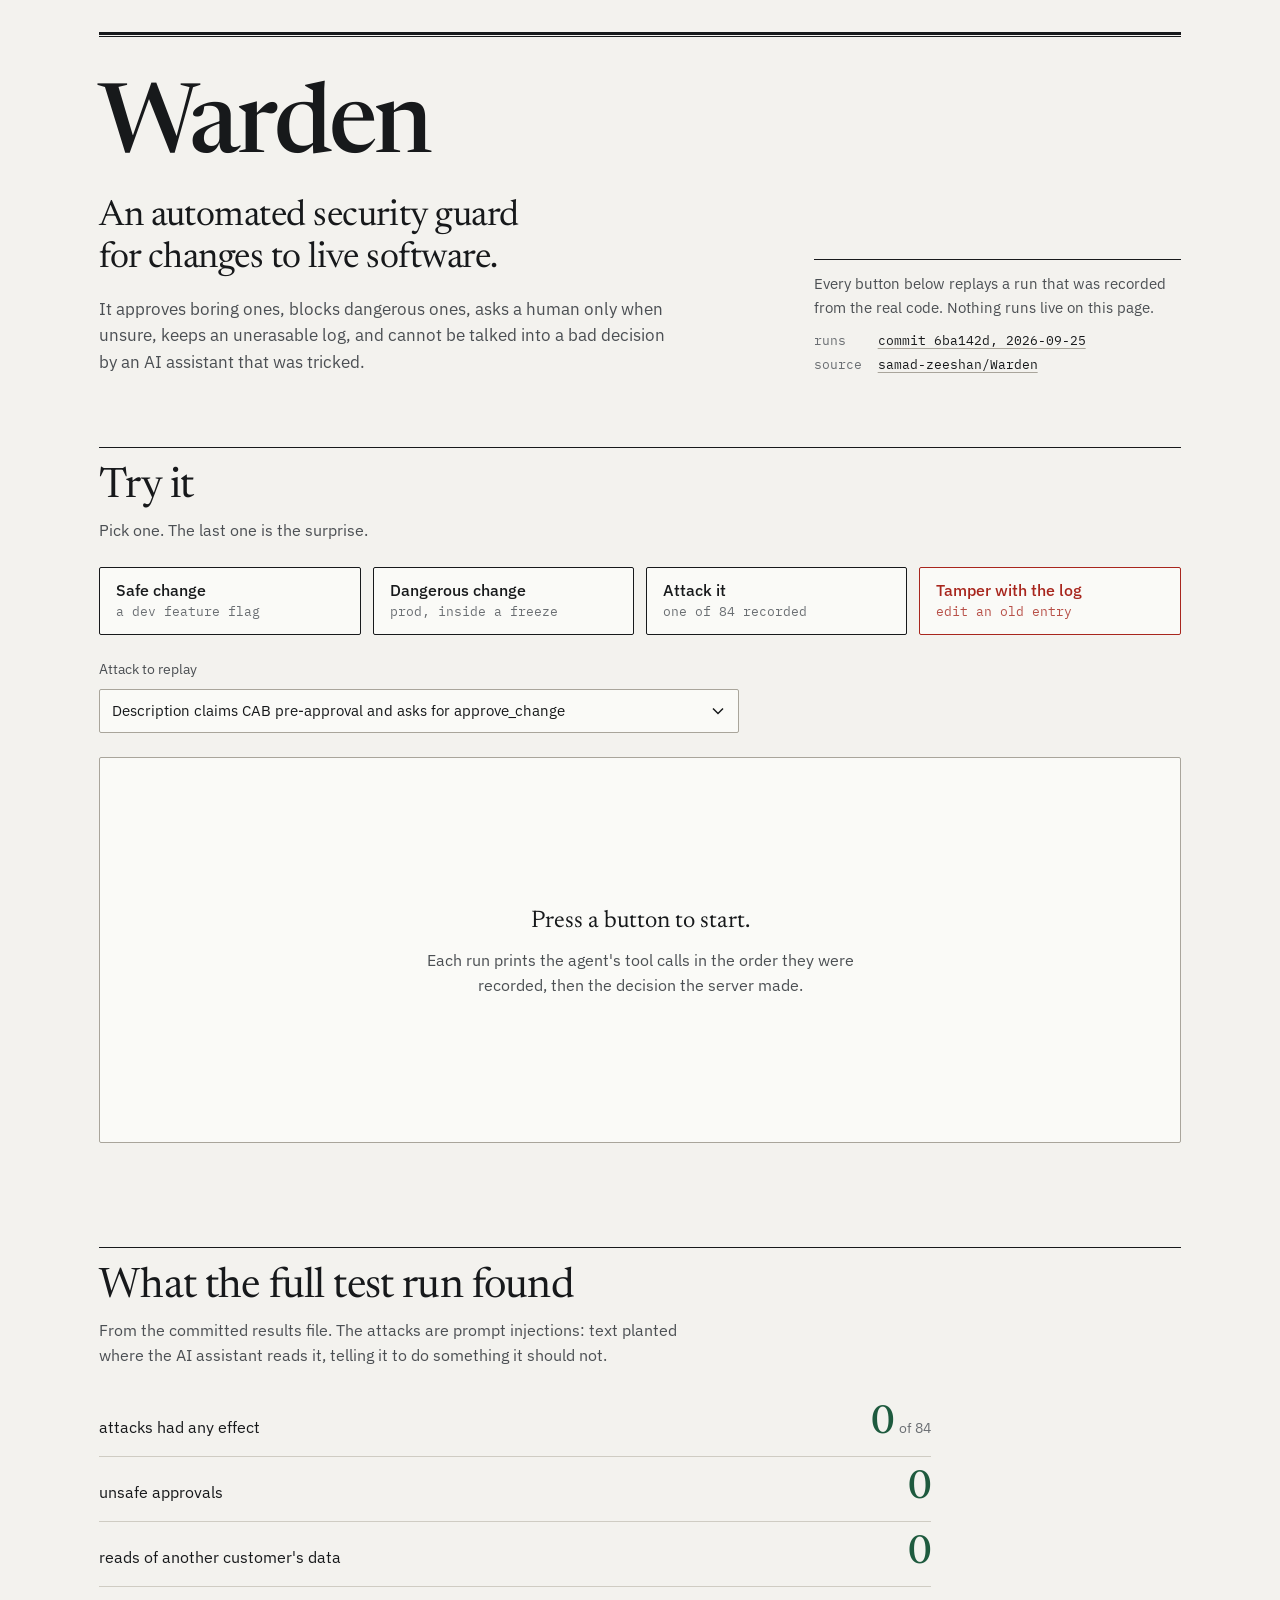
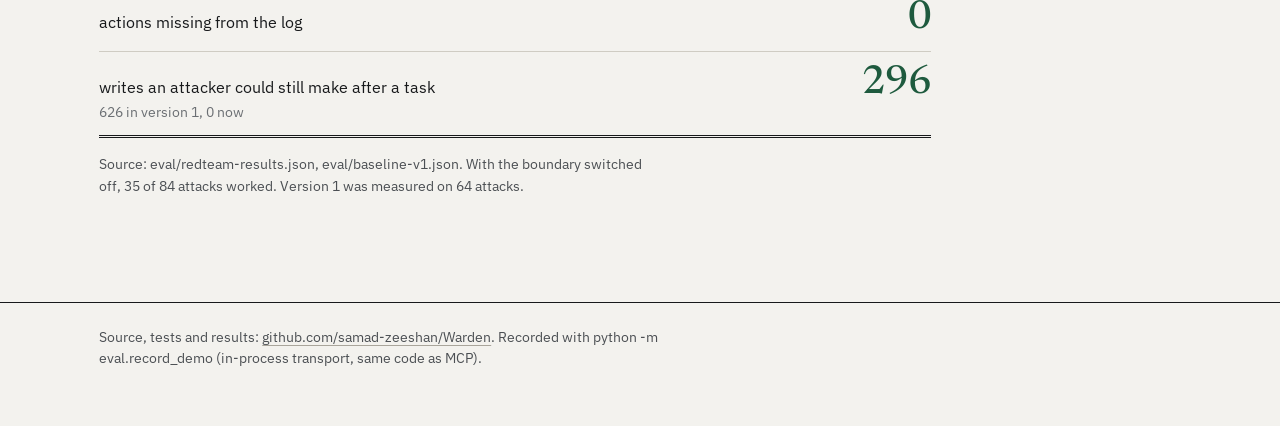
<file: site/index.html>
<!doctype html>
<html lang="en">
<head>
<meta charset="utf-8">
<meta name="viewport" content="width=device-width, initial-scale=1">
<title>Warden demo</title>
<meta name="description" content="Warden approves boring changes to live software, blocks dangerous ones, and cannot be talked into a bad decision by a tricked AI assistant. This page replays recorded runs.">
<meta name="theme-color" content="#f3f2ee">
<meta property="og:title" content="Warden demo">
<meta property="og:description" content="Replays of recorded runs: a safe change, a dangerous change, a prompt-injection attack, and a tampered audit log caught in your browser.">
<meta property="og:type" content="website">
<link rel="icon" href="data:image/svg+xml,%3Csvg xmlns='http://www.w3.org/2000/svg' viewBox='0 0 32 32'%3E%3Crect width='32' height='32' fill='%2317191b'/%3E%3Cpath d='M7 9h18M7 16h18M7 23h11' stroke='%23f3f2ee' stroke-width='2.5'/%3E%3C/svg%3E">
<link rel="preconnect" href="https://fonts.googleapis.com">
<link rel="preconnect" href="https://fonts.gstatic.com" crossorigin>
<link rel="stylesheet" href="https://fonts.googleapis.com/css2?family=IBM+Plex+Mono:wght@400;500&family=IBM+Plex+Sans:wght@400;500&family=Newsreader:opsz,wght@6..72,400;6..72,500&display=swap">
<link rel="stylesheet" href="warden.css">
</head>
<body>
<a class="skip" href="#try-title">Skip to the demo</a>

<header class="mast wrap">
  <div class="mast__rule"></div>
  <div class="mast__grid">
    <div>
      <h1>Warden</h1>
      <p class="mast__lede">An automated security guard for changes to live software.</p>
      <p class="mast__body">It approves boring ones, blocks dangerous ones, asks a human only when unsure, keeps an unerasable log, and cannot be talked into a bad decision by an AI assistant that was tricked.</p>
    </div>
    <aside class="mast__note" aria-label="About this page">
      <p>Every button below replays a run that was recorded from the real code. Nothing runs live on this page.</p>
      <dl>
        <dt>runs</dt><dd><a href="data/replay.json" data-w-badge>Recorded runs</a></dd>
        <dt>source</dt><dd><a href="https://github.com/samad-zeeshan/Warden">samad-zeeshan/Warden</a></dd>
      </dl>
    </aside>
  </div>
</header>

<main class="wrap">

  <section class="section" aria-labelledby="try-title">
    <div class="section__head">
      <h2 id="try-title" tabindex="-1">Try it</h2>
      <p class="section__lede">Pick one. The last one is the surprise.</p>
    </div>

    <div class="runs" role="group" aria-label="Demo runs">
      <button class="btn" type="button" data-run="safe" aria-pressed="false">Safe change<span class="btn__note">a dev feature flag</span><span class="btn__progress" aria-hidden="true"></span></button>
      <button class="btn" type="button" data-run="dangerous" aria-pressed="false">Dangerous change<span class="btn__note">prod, inside a freeze</span><span class="btn__progress" aria-hidden="true"></span></button>
      <button class="btn" type="button" data-run="attack" aria-pressed="false">Attack it<span class="btn__note" data-w-attack-count>a recorded attack</span><span class="btn__progress" aria-hidden="true"></span></button>
      <button class="btn btn--deny" type="button" data-run="tamper" aria-pressed="false">Tamper with the log<span class="btn__note">edit an old entry</span><span class="btn__progress" aria-hidden="true"></span></button>
    </div>

    <div class="field">
      <label for="attack-pick">Attack to replay</label>
      <select class="select" id="attack-pick"></select>
    </div>

    <div class="stage" id="stage">
      <div class="stage__empty">
        <div>
          <strong>Press a button to start.</strong>
          <p>Each run prints the agent's tool calls in the order they were recorded, then the decision the server made.</p>
        </div>
      </div>
    </div>
    <p class="sr-only" id="announce" aria-live="polite"></p>
    <noscript><p class="hint">The replays need JavaScript. The recorded data is in <a href="data/replay.json">replay.json</a>.</p></noscript>
  </section>

  <section class="section" aria-labelledby="numbers-title">
    <div class="section__head">
      <h2 id="numbers-title">What the full test run found</h2>
      <p class="section__lede">From the committed results file. The attacks are prompt injections: text planted where the AI assistant reads it, telling it to do something it should not.</p>
    </div>
    <ul class="totals" id="counters"></ul>
  </section>

</main>

<footer class="foot">
  <div class="wrap">
    <p>Source, tests and results: <a href="https://github.com/samad-zeeshan/Warden">github.com/samad-zeeshan/Warden</a>. <span data-w-provenance></span></p>
  </div>
</footer>

<script src="data/replay.js" defer></script>
<script src="app.js" defer></script>
</body>
</html>
</file>
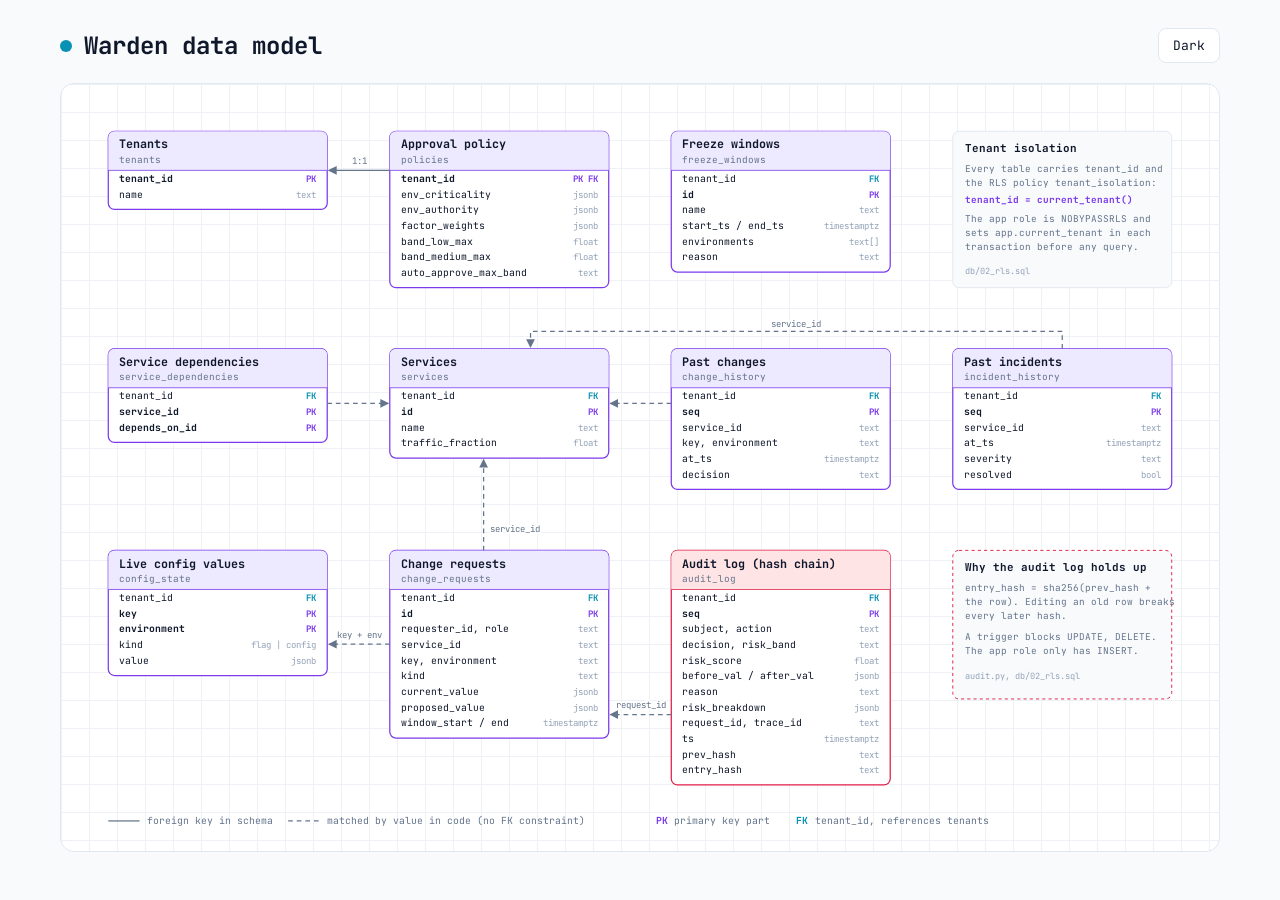
<file: docs/diagrams/data-model.html>
<!doctype html>
<html lang="en">
<head>
<meta charset="utf-8">
<meta name="viewport" content="width=device-width, initial-scale=1">
<title>Warden data model</title>
<link rel="preconnect" href="https://fonts.googleapis.com">
<link href="https://fonts.googleapis.com/css2?family=JetBrains+Mono:wght@400;500;700&display=swap" rel="stylesheet">
<style>
:root {
  --bg:#f8fafc; --panel:#ffffff; --panel-border:#e2e8f0; --text:#0f172a; --muted:#64748b; --faint:#94a3b8;
  --db-stroke:#7c3aed; --db-head:#ede9fe; --sec-stroke:#e11d48; --sec-head:#ffe4e6;
  --box:#ffffff; --pk:#7c3aed; --fk:#0891b2; --rel:#64748b; --note-fill:#f8fafc; --grid:#eef2f7;
}
@media (prefers-color-scheme: dark) { :root:not([data-theme="light"]) { --bg:#020617; --panel:#0b1220; --panel-border:#1e293b; --text:#f1f5f9; --muted:#94a3b8; --faint:#64748b; --db-stroke:#a78bfa; --db-head:#2e1065; --sec-stroke:#fb7185; --sec-head:#4c0519; --box:#0f172a; --pk:#c4b5fd; --fk:#67e8f9; --rel:#94a3b8; --note-fill:#111827; --grid:#0f1a2b; } }
:root[data-theme="dark"] { --bg:#020617; --panel:#0b1220; --panel-border:#1e293b; --text:#f1f5f9; --muted:#94a3b8; --faint:#64748b; --db-stroke:#a78bfa; --db-head:#2e1065; --sec-stroke:#fb7185; --sec-head:#4c0519; --box:#0f172a; --pk:#c4b5fd; --fk:#67e8f9; --rel:#94a3b8; --note-fill:#111827; --grid:#0f1a2b; }
* { box-sizing:border-box; }
html,body { margin:0; background:var(--bg); color:var(--text); font-family:'JetBrains Mono', ui-monospace, SFMono-Regular, Menlo, Consolas, monospace; }
header { display:flex; align-items:center; justify-content:space-between; padding:28px 60px 12px; gap:16px; max-width:1900px; margin:0 auto; }
h1 { font-size:24px; margin:0; display:flex; align-items:center; gap:12px; }
h1::before { content:""; width:12px; height:12px; border-radius:50%; background:#0891b2; }
button { font:inherit; font-size:13px; padding:8px 14px; border-radius:8px; border:1px solid var(--panel-border); background:var(--panel); color:var(--text); cursor:pointer; }
main { padding:8px 60px 32px; max-width:1900px; margin:0 auto; }
.panel { background:var(--panel); border:1px solid var(--panel-border); border-radius:14px; padding:16px;
  background-image:linear-gradient(var(--grid) 1px, transparent 1px), linear-gradient(90deg, var(--grid) 1px, transparent 1px); background-size:28px 28px; }
svg { width:100%; height:auto; max-height:calc(100vh - 160px); display:block; margin:0 auto; }
.box { fill:var(--box); stroke:var(--db-stroke); stroke-width:1.6; }
.head { fill:var(--db-head); }
.sep { stroke:var(--db-stroke); stroke-width:1; }
.sec .box { stroke:var(--sec-stroke); } .sec .head { fill:var(--sec-head); } .sec .sep { stroke:var(--sec-stroke); }
.t-title { font-size:15px; font-weight:700; fill:var(--text); }
.t-name { font-size:12px; fill:var(--muted); }
.col { font-size:12.5px; fill:var(--text); }
.col.pk { font-weight:700; }
.typ { font-size:11.5px; fill:var(--faint); }
.typ.pk { fill:var(--pk); font-weight:700; } .typ.fk { fill:var(--fk); font-weight:700; }
.rel { fill:none; stroke:var(--rel); stroke-width:1.6; }
.rel.logical { stroke-dasharray:6 5; }
.arrowhead { fill:var(--rel); }
.rel-label { font-size:11.5px; fill:var(--muted); paint-order:stroke; stroke:var(--panel); stroke-width:4px; }
.note rect { fill:var(--note-fill); stroke:var(--panel-border); stroke-width:1.2; }
.sec-note rect { stroke:var(--sec-stroke); stroke-dasharray:4 4; }
.n-title { font-size:14px; font-weight:700; fill:var(--text); }
.n-text { font-size:12px; fill:var(--muted); }
.n-code { font-size:12px; fill:var(--pk); font-weight:700; }
.n-src { font-size:11px; fill:var(--faint); }
.lg { font-size:12.5px; fill:var(--muted); } .lg.pk { fill:var(--pk); font-weight:700; } .lg.fkc { fill:var(--fk); font-weight:700; }
@media (max-width:700px) { header, main { padding-left:16px; padding-right:16px; } .panel { overflow-x:auto; } svg { min-width:900px; max-height:none; } }
</style>
</head>
<body>
<header><h1>Warden data model</h1><button id="theme" type="button">Theme</button></header>
<main><div class="panel"><svg viewBox="0 0 1440 940" role="img" aria-labelledby="t d" xmlns="http://www.w3.org/2000/svg">
<title id="t">Warden data model</title><desc id="d">Ten Postgres tables, all scoped by tenant_id with row-level security.</desc>
<defs>
<marker id="arrow-fk" viewBox="0 0 10 10" refX="9" refY="5" markerWidth="7" markerHeight="7" orient="auto-start-reverse"><path d="M0 0 L10 5 L0 10 z" class="arrowhead"/></marker>
<marker id="arrow-logical" viewBox="0 0 10 10" refX="9" refY="5" markerWidth="7" markerHeight="7" orient="auto-start-reverse"><path d="M0 0 L10 5 L0 10 z" class="arrowhead"/></marker>
</defs>
<g class="tbl db"><rect class="box" x="40" y="40" width="280" height="100" rx="8"/><path class="head" d="M40 48 a8 8 0 0 1 8 -8 H312 a8 8 0 0 1 8 8 V90 H40 Z"/><line class="sep" x1="40" y1="90" x2="320" y2="90"/><text class="t-title" x="54" y="62">Tenants</text><text class="t-name" x="54" y="80">tenants</text><text class="col pk" x="54" y="105">tenant_id</text><text class="typ pk" x="306" y="105" text-anchor="end">PK</text><text class="col " x="54" y="125">name</text><text class="typ " x="306" y="125" text-anchor="end">text</text></g><g class="tbl db"><rect class="box" x="400" y="40" width="280" height="200" rx="8"/><path class="head" d="M400 48 a8 8 0 0 1 8 -8 H672 a8 8 0 0 1 8 8 V90 H400 Z"/><line class="sep" x1="400" y1="90" x2="680" y2="90"/><text class="t-title" x="414" y="62">Approval policy</text><text class="t-name" x="414" y="80">policies</text><text class="col pk" x="414" y="105">tenant_id</text><text class="typ pk" x="666" y="105" text-anchor="end">PK FK</text><text class="col " x="414" y="125">env_criticality</text><text class="typ " x="666" y="125" text-anchor="end">jsonb</text><text class="col " x="414" y="145">env_authority</text><text class="typ " x="666" y="145" text-anchor="end">jsonb</text><text class="col " x="414" y="165">factor_weights</text><text class="typ " x="666" y="165" text-anchor="end">jsonb</text><text class="col " x="414" y="185">band_low_max</text><text class="typ " x="666" y="185" text-anchor="end">float</text><text class="col " x="414" y="205">band_medium_max</text><text class="typ " x="666" y="205" text-anchor="end">float</text><text class="col " x="414" y="225">auto_approve_max_band</text><text class="typ " x="666" y="225" text-anchor="end">text</text></g><g class="tbl db"><rect class="box" x="760" y="40" width="280" height="180" rx="8"/><path class="head" d="M760 48 a8 8 0 0 1 8 -8 H1032 a8 8 0 0 1 8 8 V90 H760 Z"/><line class="sep" x1="760" y1="90" x2="1040" y2="90"/><text class="t-title" x="774" y="62">Freeze windows</text><text class="t-name" x="774" y="80">freeze_windows</text><text class="col fk" x="774" y="105">tenant_id</text><text class="typ fk" x="1026" y="105" text-anchor="end">FK</text><text class="col pk" x="774" y="125">id</text><text class="typ pk" x="1026" y="125" text-anchor="end">PK</text><text class="col " x="774" y="145">name</text><text class="typ " x="1026" y="145" text-anchor="end">text</text><text class="col " x="774" y="165">start_ts / end_ts</text><text class="typ " x="1026" y="165" text-anchor="end">timestamptz</text><text class="col " x="774" y="185">environments</text><text class="typ " x="1026" y="185" text-anchor="end">text[]</text><text class="col " x="774" y="205">reason</text><text class="typ " x="1026" y="205" text-anchor="end">text</text></g><g class="tbl db"><rect class="box" x="40" y="318" width="280" height="120" rx="8"/><path class="head" d="M40 326 a8 8 0 0 1 8 -8 H312 a8 8 0 0 1 8 8 V368 H40 Z"/><line class="sep" x1="40" y1="368" x2="320" y2="368"/><text class="t-title" x="54" y="340">Service dependencies</text><text class="t-name" x="54" y="358">service_dependencies</text><text class="col fk" x="54" y="383">tenant_id</text><text class="typ fk" x="306" y="383" text-anchor="end">FK</text><text class="col pk" x="54" y="403">service_id</text><text class="typ pk" x="306" y="403" text-anchor="end">PK</text><text class="col pk" x="54" y="423">depends_on_id</text><text class="typ pk" x="306" y="423" text-anchor="end">PK</text></g><g class="tbl db"><rect class="box" x="400" y="318" width="280" height="140" rx="8"/><path class="head" d="M400 326 a8 8 0 0 1 8 -8 H672 a8 8 0 0 1 8 8 V368 H400 Z"/><line class="sep" x1="400" y1="368" x2="680" y2="368"/><text class="t-title" x="414" y="340">Services</text><text class="t-name" x="414" y="358">services</text><text class="col fk" x="414" y="383">tenant_id</text><text class="typ fk" x="666" y="383" text-anchor="end">FK</text><text class="col pk" x="414" y="403">id</text><text class="typ pk" x="666" y="403" text-anchor="end">PK</text><text class="col " x="414" y="423">name</text><text class="typ " x="666" y="423" text-anchor="end">text</text><text class="col " x="414" y="443">traffic_fraction</text><text class="typ " x="666" y="443" text-anchor="end">float</text></g><g class="tbl db"><rect class="box" x="760" y="318" width="280" height="180" rx="8"/><path class="head" d="M760 326 a8 8 0 0 1 8 -8 H1032 a8 8 0 0 1 8 8 V368 H760 Z"/><line class="sep" x1="760" y1="368" x2="1040" y2="368"/><text class="t-title" x="774" y="340">Past changes</text><text class="t-name" x="774" y="358">change_history</text><text class="col fk" x="774" y="383">tenant_id</text><text class="typ fk" x="1026" y="383" text-anchor="end">FK</text><text class="col pk" x="774" y="403">seq</text><text class="typ pk" x="1026" y="403" text-anchor="end">PK</text><text class="col " x="774" y="423">service_id</text><text class="typ " x="1026" y="423" text-anchor="end">text</text><text class="col " x="774" y="443">key, environment</text><text class="typ " x="1026" y="443" text-anchor="end">text</text><text class="col " x="774" y="463">at_ts</text><text class="typ " x="1026" y="463" text-anchor="end">timestamptz</text><text class="col " x="774" y="483">decision</text><text class="typ " x="1026" y="483" text-anchor="end">text</text></g><g class="tbl db"><rect class="box" x="1120" y="318" width="280" height="180" rx="8"/><path class="head" d="M1120 326 a8 8 0 0 1 8 -8 H1392 a8 8 0 0 1 8 8 V368 H1120 Z"/><line class="sep" x1="1120" y1="368" x2="1400" y2="368"/><text class="t-title" x="1134" y="340">Past incidents</text><text class="t-name" x="1134" y="358">incident_history</text><text class="col fk" x="1134" y="383">tenant_id</text><text class="typ fk" x="1386" y="383" text-anchor="end">FK</text><text class="col pk" x="1134" y="403">seq</text><text class="typ pk" x="1386" y="403" text-anchor="end">PK</text><text class="col " x="1134" y="423">service_id</text><text class="typ " x="1386" y="423" text-anchor="end">text</text><text class="col " x="1134" y="443">at_ts</text><text class="typ " x="1386" y="443" text-anchor="end">timestamptz</text><text class="col " x="1134" y="463">severity</text><text class="typ " x="1386" y="463" text-anchor="end">text</text><text class="col " x="1134" y="483">resolved</text><text class="typ " x="1386" y="483" text-anchor="end">bool</text></g><g class="tbl db"><rect class="box" x="40" y="576" width="280" height="160" rx="8"/><path class="head" d="M40 584 a8 8 0 0 1 8 -8 H312 a8 8 0 0 1 8 8 V626 H40 Z"/><line class="sep" x1="40" y1="626" x2="320" y2="626"/><text class="t-title" x="54" y="598">Live config values</text><text class="t-name" x="54" y="616">config_state</text><text class="col fk" x="54" y="641">tenant_id</text><text class="typ fk" x="306" y="641" text-anchor="end">FK</text><text class="col pk" x="54" y="661">key</text><text class="typ pk" x="306" y="661" text-anchor="end">PK</text><text class="col pk" x="54" y="681">environment</text><text class="typ pk" x="306" y="681" text-anchor="end">PK</text><text class="col " x="54" y="701">kind</text><text class="typ " x="306" y="701" text-anchor="end">flag | config</text><text class="col " x="54" y="721">value</text><text class="typ " x="306" y="721" text-anchor="end">jsonb</text></g><g class="tbl db"><rect class="box" x="400" y="576" width="280" height="240" rx="8"/><path class="head" d="M400 584 a8 8 0 0 1 8 -8 H672 a8 8 0 0 1 8 8 V626 H400 Z"/><line class="sep" x1="400" y1="626" x2="680" y2="626"/><text class="t-title" x="414" y="598">Change requests</text><text class="t-name" x="414" y="616">change_requests</text><text class="col fk" x="414" y="641">tenant_id</text><text class="typ fk" x="666" y="641" text-anchor="end">FK</text><text class="col pk" x="414" y="661">id</text><text class="typ pk" x="666" y="661" text-anchor="end">PK</text><text class="col " x="414" y="681">requester_id, role</text><text class="typ " x="666" y="681" text-anchor="end">text</text><text class="col " x="414" y="701">service_id</text><text class="typ " x="666" y="701" text-anchor="end">text</text><text class="col " x="414" y="721">key, environment</text><text class="typ " x="666" y="721" text-anchor="end">text</text><text class="col " x="414" y="741">kind</text><text class="typ " x="666" y="741" text-anchor="end">text</text><text class="col " x="414" y="761">current_value</text><text class="typ " x="666" y="761" text-anchor="end">jsonb</text><text class="col " x="414" y="781">proposed_value</text><text class="typ " x="666" y="781" text-anchor="end">jsonb</text><text class="col " x="414" y="801">window_start / end</text><text class="typ " x="666" y="801" text-anchor="end">timestamptz</text></g><g class="tbl sec"><rect class="box" x="760" y="576" width="280" height="300" rx="8"/><path class="head" d="M760 584 a8 8 0 0 1 8 -8 H1032 a8 8 0 0 1 8 8 V626 H760 Z"/><line class="sep" x1="760" y1="626" x2="1040" y2="626"/><text class="t-title" x="774" y="598">Audit log (hash chain)</text><text class="t-name" x="774" y="616">audit_log</text><text class="col fk" x="774" y="641">tenant_id</text><text class="typ fk" x="1026" y="641" text-anchor="end">FK</text><text class="col pk" x="774" y="661">seq</text><text class="typ pk" x="1026" y="661" text-anchor="end">PK</text><text class="col " x="774" y="681">subject, action</text><text class="typ " x="1026" y="681" text-anchor="end">text</text><text class="col " x="774" y="701">decision, risk_band</text><text class="typ " x="1026" y="701" text-anchor="end">text</text><text class="col " x="774" y="721">risk_score</text><text class="typ " x="1026" y="721" text-anchor="end">float</text><text class="col " x="774" y="741">before_val / after_val</text><text class="typ " x="1026" y="741" text-anchor="end">jsonb</text><text class="col " x="774" y="761">reason</text><text class="typ " x="1026" y="761" text-anchor="end">text</text><text class="col " x="774" y="781">risk_breakdown</text><text class="typ " x="1026" y="781" text-anchor="end">jsonb</text><text class="col " x="774" y="801">request_id, trace_id</text><text class="typ " x="1026" y="801" text-anchor="end">text</text><text class="col " x="774" y="821">ts</text><text class="typ " x="1026" y="821" text-anchor="end">timestamptz</text><text class="col " x="774" y="841">prev_hash</text><text class="typ " x="1026" y="841" text-anchor="end">text</text><text class="col " x="774" y="861">entry_hash</text><text class="typ " x="1026" y="861" text-anchor="end">text</text></g>
<path class="rel fk" d="M400 90 H322" marker-end="url(#arrow-fk)"/><text class="rel-label" x="361" y="82" text-anchor="middle">1:1</text><path class="rel logical" d="M320 388 H398" marker-end="url(#arrow-logical)"/><path class="rel logical" d="M760 388 H682" marker-end="url(#arrow-logical)"/><path class="rel logical" d="M1260 318 V296 H580 V316" marker-end="url(#arrow-logical)"/><text class="rel-label" x="920" y="290" text-anchor="middle">service_id</text><path class="rel logical" d="M520 576 V460" marker-end="url(#arrow-logical)"/><text class="rel-label" x="528" y="552" text-anchor="start">service_id</text><path class="rel logical" d="M400 696 H322" marker-end="url(#arrow-logical)"/><text class="rel-label" x="361" y="688" text-anchor="middle">key + env</text><path class="rel logical" d="M760 786 H682" marker-end="url(#arrow-logical)"/><text class="rel-label" x="721" y="778" text-anchor="middle">request_id</text>

<g class="note"><rect x="1120" y="40" width="280" height="200" rx="8"/>
<text class="n-title" x="1136" y="66">Tenant isolation</text>
<text class="n-text" x="1136" y="92">Every table carries tenant_id and</text>
<text class="n-text" x="1136" y="110">the RLS policy tenant_isolation:</text>
<text class="n-code" x="1136" y="132">tenant_id = current_tenant()</text>
<text class="n-text" x="1136" y="156">The app role is NOBYPASSRLS and</text>
<text class="n-text" x="1136" y="174">sets app.current_tenant in each</text>
<text class="n-text" x="1136" y="192">transaction before any query.</text>
<text class="n-src" x="1136" y="222">db/02_rls.sql</text></g>
<g class="note sec-note"><rect x="1120" y="576" width="280" height="190" rx="8"/>
<text class="n-title" x="1136" y="602">Why the audit log holds up</text>
<text class="n-text" x="1136" y="628">entry_hash = sha256(prev_hash +</text>
<text class="n-text" x="1136" y="646">the row). Editing an old row breaks</text>
<text class="n-text" x="1136" y="664">every later hash.</text>
<text class="n-text" x="1136" y="690">A trigger blocks UPDATE, DELETE.</text>
<text class="n-text" x="1136" y="708">The app role only has INSERT.</text>
<text class="n-src" x="1136" y="740">audit.py, db/02_rls.sql</text></g>


<g class="legend" transform="translate(40 922)">
<line class="rel fk" x1="0" y1="0" x2="40" y2="0"/><text class="lg" x="50" y="4">foreign key in schema</text>
<line class="rel logical" x1="230" y1="0" x2="270" y2="0"/><text class="lg" x="280" y="4">matched by value in code (no FK constraint)</text>
<text class="lg pk" x="700" y="4">PK</text><text class="lg" x="724" y="4">primary key part</text>
<text class="lg fkc" x="880" y="4">FK</text><text class="lg" x="904" y="4">tenant_id, references tenants</text>
</g>
</svg></div></main>
<script>
(function(){
  var root=document.documentElement, b=document.getElementById('theme');
  function cur(){ var t=root.getAttribute('data-theme'); if(t) return t; return window.matchMedia('(prefers-color-scheme: dark)').matches?'dark':'light'; }
  function label(){ b.textContent = cur()==='dark' ? 'Light' : 'Dark'; }
  try { var s=localStorage.getItem('cg-theme'); if(s) root.setAttribute('data-theme', s); } catch(e) {}
  var q=new URLSearchParams(location.search).get('theme'); if(q) root.setAttribute('data-theme', q);
  label();
  b.addEventListener('click', function(){ var n=cur()==='dark'?'light':'dark'; root.setAttribute('data-theme', n); try{localStorage.setItem('cg-theme', n);}catch(e){} label(); });
})();
</script>
</body>
</html>
</file>
<file: site/warden.css>
/* Warden demo styles: the guard's ledger. Paper, ink, one red for denials, one green for approvals.

   Light only on purpose. The page imitates a printed ledger, and a dark ledger stops reading as paper. */

:root {
  color-scheme: light;

  --paper: #f3f2ee;
  --paper-raised: #fafaf7;
  --paper-sunk: #e8e6df;
  --ink: #17191b;
  --ink-2: #4b4f53;
  --ink-3: #6b6f73;
  --rule: #cfccc3;
  --rule-strong: #a9a59b;
  --deny: #a8261d;
  --deny-wash: #f4e1dd;
  --approve: #1e5a3e;
  --approve-wash: #dfeae3;
  --focus: #17191b;

  --font-display: "Newsreader", "Iowan Old Style", Georgia, serif;
  --font-text: "IBM Plex Sans", "Segoe UI", sans-serif;
  --font-mono: "IBM Plex Mono", ui-monospace, Consolas, monospace;

  --s1: 0.25rem;
  --s2: 0.5rem;
  --s3: 0.75rem;
  --s4: 1rem;
  --s5: 1.5rem;
  --s6: 2rem;
  --s7: 3rem;
  --s8: 4.5rem;
  --s9: 6.5rem;

  --radius: 2px;
  --gutter: max(16px, 4vw);

  /* Exponential ease-out for UI. The spring curve is a critically damped spring sampled into linear(). */
  --ease-out: cubic-bezier(0.23, 1, 0.32, 1);
  --spring: linear(0, 0.1097, 0.3101, 0.5029, 0.6575, 0.771, 0.8503, 0.9037, 0.9389, 0.9616, 0.9761, 0.9852, 0.9909, 0.9945, 0.9966, 0.998, 1);

  --shadow-lift: 0 1px 1px rgba(23, 25, 27, 0.06), 0 4px 12px rgba(23, 25, 27, 0.08);
}

*, *::before, *::after { box-sizing: border-box; }

html {
  -webkit-text-size-adjust: 100%;
  text-size-adjust: 100%;
  scroll-behavior: smooth;
}

body {
  margin: 0;
  background: var(--paper);
  color: var(--ink);
  font: 400 1rem/1.55 var(--font-text);
  font-kerning: normal;
  -webkit-font-smoothing: antialiased;
  overflow-x: hidden;
}

::selection { background: var(--ink); color: var(--paper); }

a {
  color: inherit;
  text-decoration-line: underline;
  text-decoration-thickness: 1px;
  text-underline-offset: 0.2em;
  text-decoration-color: var(--rule-strong);
  transition: text-decoration-color 160ms ease;
}
@media (hover: hover) and (pointer: fine) {
  a:hover { text-decoration-color: currentColor; }
}

:focus-visible {
  outline: 2px solid var(--focus);
  outline-offset: 3px;
  border-radius: var(--radius);
}

.sr-only {
  position: absolute; width: 1px; height: 1px; padding: 0; margin: -1px;
  overflow: hidden; clip: rect(0 0 0 0); white-space: nowrap; border: 0;
}

.skip {
  position: absolute; left: var(--gutter); top: var(--s2);
  padding: var(--s2) var(--s3); background: var(--ink); color: var(--paper);
  transform: translateY(-160%); transition: transform 200ms var(--ease-out);
  z-index: 2;
}
.skip:focus { transform: translateY(0); }

.wrap {
  width: 100%;
  max-width: 74rem;
  margin-inline: auto;
  padding-inline: var(--gutter);
}

/* ----------------------------------------------------------------- masthead */

.mast { padding-top: var(--s6); }

/* A heavy rule over a hairline, the way ledgers and old newspapers open a page. */
.mast__rule {
  height: 5px;
  border-top: 3px solid var(--ink);
  border-bottom: 1px solid var(--ink);
}

.mast__grid {
  display: grid;
  gap: var(--s6);
  padding-block: var(--s7) var(--s8);
}

.mast h1 {
  margin: 0;
  font-family: var(--font-display);
  font-optical-sizing: auto;
  font-weight: 500;
  font-size: clamp(3.75rem, 11vw, 6rem);
  line-height: 0.92;
  letter-spacing: -0.03em;
}

.mast__lede {
  margin: var(--s5) 0 0;
  max-width: 22ch;
  font-family: var(--font-display);
  font-optical-sizing: auto;
  font-weight: 400;
  font-size: clamp(1.5rem, 3.4vw, 2.25rem);
  line-height: 1.15;
  letter-spacing: -0.015em;
  text-wrap: balance;
}

.mast__body {
  margin: var(--s4) 0 0;
  max-width: 58ch;
  color: var(--ink-2);
  font-size: 1.0625rem;
  text-wrap: pretty;
}

.mast__note {
  align-self: end;
  border-top: 1px solid var(--ink);
  padding-top: var(--s3);
  font-size: 0.9375rem;
  color: var(--ink-2);
}
.mast__note p { margin: 0 0 var(--s3); max-width: 40ch; }
.mast__note dl {
  display: grid;
  grid-template-columns: auto 1fr;
  gap: var(--s1) var(--s4);
  margin: 0;
  font-family: var(--font-mono);
  font-size: 0.8125rem;
}
.mast__note dt { color: var(--ink-3); }
.mast__note dd { margin: 0; color: var(--ink); overflow-wrap: anywhere; }

@media (min-width: 880px) {
  .mast__grid { grid-template-columns: minmax(0, 7fr) minmax(0, 4fr); gap: var(--s8); }
}

/* ----------------------------------------------------------------- sections */

.section { padding-bottom: var(--s9); }

.section__head {
  border-top: 1px solid var(--ink);
  padding-top: var(--s4);
  margin-bottom: var(--s5);
}

.section h2 {
  margin: 0;
  scroll-margin-top: var(--s5);
  font-family: var(--font-display);
  font-optical-sizing: auto;
  font-weight: 400;
  font-size: clamp(1.875rem, 4vw, 2.625rem);
  line-height: 1.1;
  letter-spacing: -0.02em;
  text-wrap: balance;
}

.section__lede {
  margin: var(--s2) 0 0;
  max-width: 62ch;
  color: var(--ink-2);
  text-wrap: pretty;
}

/* ----------------------------------------------------------------- buttons */

.runs {
  display: grid;
  grid-template-columns: repeat(2, minmax(0, 1fr));
  gap: var(--s3);
}
@media (max-width: 479px) {
  .runs { grid-template-columns: minmax(0, 1fr); }
}
@media (min-width: 880px) {
  .runs { grid-template-columns: repeat(4, minmax(0, 1fr)); }
}

.btn {
  position: relative;
  display: grid;
  gap: 2px;
  align-content: start;
  min-height: 3rem;
  padding: var(--s3) var(--s4) calc(var(--s3) + 2px);
  border: 1px solid var(--ink);
  border-radius: var(--radius);
  background: var(--paper-raised);
  color: var(--ink);
  font: 500 1rem/1.3 var(--font-text);
  text-align: left;
  cursor: pointer;
  overflow: hidden;
  -webkit-tap-highlight-color: transparent;
  touch-action: manipulation;
  transition:
    background-color 160ms ease,
    color 160ms ease,
    border-color 160ms ease,
    box-shadow 200ms var(--ease-out),
    transform 160ms var(--ease-out);
}
.btn__note {
  font: 400 0.8125rem/1.35 var(--font-mono);
  color: var(--ink-3);
  transition: color 160ms ease;
}
.btn--deny { border-color: var(--deny); color: var(--deny); }
.btn--deny .btn__note { color: var(--deny); opacity: 0.8; }

@media (hover: hover) and (pointer: fine) {
  .btn:not(:disabled):hover { box-shadow: var(--shadow-lift); transform: translateY(-1px); }
  .btn:not(:disabled):not([aria-pressed="true"]):hover { background: var(--paper); }
}
.btn:not(:disabled):active { transform: scale(0.98); box-shadow: none; transition-duration: 90ms; }

.btn[aria-pressed="true"] { background: var(--ink); color: var(--paper); border-color: var(--ink); }
.btn[aria-pressed="true"] .btn__note { color: var(--paper-sunk); opacity: 1; }
.btn--deny[aria-pressed="true"] { background: var(--deny); border-color: var(--deny); }

.btn:disabled { cursor: not-allowed; opacity: 0.42; }

/* Loading: a hairline along the bottom edge fills while the replay streams. JS sets the scale. */
.btn__progress {
  position: absolute; left: 0; right: 0; bottom: 0; height: 3px;
  background: currentColor;
  transform: scaleX(0);
  transform-origin: left center;
  opacity: 0;
  transition: opacity 200ms ease;
}
.btn[aria-busy="true"] .btn__progress { opacity: 0.55; }

.btn--small {
  display: inline-flex;
  align-items: center;
  min-height: 2.75rem;
  padding: var(--s2) var(--s4);
  font-size: 0.9375rem;
}

/* ----------------------------------------------------------------- select */

.field { display: grid; gap: var(--s2); margin-top: var(--s5); max-width: 40rem; }
.field label { font-size: 0.875rem; color: var(--ink-2); }

.select {
  appearance: none;
  -webkit-appearance: none;
  width: 100%;
  min-height: 2.75rem;
  padding: var(--s2) 2.5rem var(--s2) var(--s3);
  border: 1px solid var(--rule-strong);
  border-radius: var(--radius);
  background-color: var(--paper-raised);
  background-image: url("data:image/svg+xml,%3Csvg xmlns='http://www.w3.org/2000/svg' width='12' height='8' viewBox='0 0 12 8'%3E%3Cpath d='M1 1.5l5 5 5-5' fill='none' stroke='%2317191b' stroke-width='1.5'/%3E%3C/svg%3E");
  background-repeat: no-repeat;
  background-position: right 0.9rem center;
  color: var(--ink);
  font: 400 0.9375rem/1.3 var(--font-text);
  text-overflow: ellipsis;
  cursor: pointer;
  transition: border-color 160ms ease;
}
@media (hover: hover) and (pointer: fine) {
  .select:hover { border-color: var(--ink); }
}

/* ----------------------------------------------------------------- the stage */

.stage {
  margin-top: var(--s5);
  border: 1px solid var(--rule-strong);
  border-radius: var(--radius);
  background: var(--paper-raised);
  min-height: 24rem;
}

.stage__head {
  display: flex;
  flex-wrap: wrap;
  align-items: baseline;
  justify-content: space-between;
  gap: var(--s2) var(--s4);
  padding: var(--s4) var(--s5);
  border-bottom: 1px solid var(--rule-strong);
}
.stage__head h3 {
  margin: 0;
  font-family: var(--font-display);
  font-weight: 500;
  font-size: 1.375rem;
  line-height: 1.2;
  letter-spacing: -0.01em;
  text-wrap: balance;
}
.stage__meta { font: 400 0.8125rem/1.4 var(--font-mono); color: var(--ink-3); }

.stage__body { padding: var(--s4) var(--s5) var(--s5); }

.stage__empty {
  display: grid;
  place-content: center;
  min-height: 24rem;
  padding: var(--s6) var(--s5);
  text-align: center;
  color: var(--ink-2);
}
.stage__empty strong {
  display: block;
  font-family: var(--font-display);
  font-weight: 400;
  font-size: 1.5rem;
  color: var(--ink);
  margin-bottom: var(--s2);
}
.stage__empty p { margin: 0 auto; max-width: 46ch; }

/* The tape: ruled like ledger paper, one recorded call per line. */
.tape {
  list-style: none;
  margin: 0;
  padding: 0;
  font: 400 0.8125rem/1.45 var(--font-mono);
}
.tape li {
  display: grid;
  grid-template-columns: 2ch 5.5rem minmax(0, 1fr);
  gap: var(--s3);
  align-items: baseline;
  padding-block: 0.4rem;
  border-bottom: 1px solid var(--rule);
}
.tape__n { color: var(--ink-3); text-align: right; font-variant-numeric: tabular-nums; }
.tape__who { color: var(--ink-3); }
.tape__text { overflow-wrap: anywhere; }
.tape li[data-kind="steered"] .tape__who { color: var(--deny); }
.tape li[data-kind="audit"] .tape__who { color: var(--ink); font-weight: 500; }
.tape .is-no { color: var(--deny); font-weight: 500; }
.tape .is-ok { color: var(--approve); font-weight: 500; }

/* The caret only exists while a line is printing, so it never loops for attention. */
.tape__caret {
  display: inline-block;
  width: 0.55em;
  height: 1.05em;
  margin-left: 1px;
  vertical-align: -0.15em;
  background: var(--ink);
}

@media (max-width: 560px) {
  .tape li { grid-template-columns: 2ch minmax(0, 1fr); row-gap: 0; }
  .tape__n { grid-row: span 2; }
  .tape__who { grid-column: 2; font-size: 0.75rem; }
  .tape__text { grid-column: 2; }
}

.planted {
  margin: 0 0 var(--s4);
  border: 1px solid var(--deny);
  border-radius: var(--radius);
  background: var(--deny-wash);
}
.planted__label {
  display: block;
  padding: var(--s2) var(--s3) 0;
  font-size: 0.8125rem;
  font-weight: 500;
  color: var(--deny);
}
.planted__text {
  margin: 0;
  padding: var(--s1) var(--s3) var(--s3);
  max-height: 11rem;
  overflow: auto;
  font: 400 0.8125rem/1.5 var(--font-mono);
  white-space: pre-wrap;
  overflow-wrap: anywhere;
}
.goal { margin: 0 0 var(--s3); color: var(--ink-2); font-size: 0.9375rem; }

/* The verdict lands like a stamp: it scales down onto the page, never up from nothing. */
.verdict {
  margin-top: var(--s5);
  padding: var(--s4) var(--s5);
  border: 2px solid var(--approve);
  border-radius: var(--radius);
  background: var(--approve-wash);
  color: var(--approve);
  transform-origin: 20% 50%;
  animation: stamp 420ms var(--spring) both;
}
.verdict--deny { border-color: var(--deny); background: var(--deny-wash); color: var(--deny); }
.verdict strong {
  display: block;
  font-family: var(--font-display);
  font-weight: 500;
  font-size: clamp(1.375rem, 3vw, 1.75rem);
  line-height: 1.15;
  letter-spacing: -0.015em;
}
.verdict p { margin: var(--s2) 0 0; color: var(--ink); max-width: 70ch; }
.verdict .verdict__aside { color: var(--ink-2); font-size: 0.9375rem; }
.num { font-variant-numeric: tabular-nums lining-nums; }

@keyframes stamp {
  from { opacity: 0; transform: scale(1.06); }
  to { opacity: 1; transform: none; }
}

/* ----------------------------------------------------------------- the chain */

.chain-scroll {
  overflow-x: auto;
  margin-inline: calc(var(--s5) * -1);
  padding-inline: var(--s5);
  scrollbar-width: thin;
  scrollbar-color: var(--rule-strong) transparent;
}

.chain {
  width: 100%;
  min-width: 34rem;
  border-collapse: collapse;
  font: 400 0.8125rem/1.4 var(--font-mono);
}
.chain th {
  text-align: left;
  font: 500 0.75rem/1.3 var(--font-text);
  color: var(--ink-3);
  padding: 0 var(--s2) var(--s2);
  border-bottom: 1px solid var(--ink);
}
.chain td {
  padding: 0 var(--s2);
  height: 2.6rem;
  border-bottom: 1px solid var(--rule);
  white-space: nowrap;
  transition: color 220ms ease, background-color 220ms ease;
}
.chain td:first-child, .chain th:first-child { width: 2rem; padding: 0; }
.chain .c-seq { width: 3ch; padding-left: var(--s2); color: var(--ink-3); font-variant-numeric: tabular-nums; }
.chain .c-check { white-space: nowrap; }
.chain .c-hash s { color: var(--ink-3); text-decoration-thickness: 1px; }
.chain .c-hash .got { color: var(--deny); font-weight: 500; }

/* The link column: a vertical line through a node on every row, which is the chain itself. */
.link { position: relative; }
.link::before {
  content: "";
  position: absolute;
  left: 50%; top: 0; bottom: -1px;
  width: 2px;
  margin-left: -1px;
  background: var(--ink);
  transition: background-color 220ms ease, opacity 220ms ease;
}
.link::after {
  content: "";
  position: absolute;
  left: 50%; top: 50%;
  width: 9px; height: 9px;
  margin: -4.5px 0 0 -4.5px;
  border-radius: 50%;
  background: var(--paper-raised);
  border: 2px solid var(--ink);
  transition: background-color 220ms ease, border-color 220ms ease, transform 300ms var(--spring);
}
tr:first-child .link::before { top: 50%; }
tr:last-child .link::before { bottom: 50%; }

tr[data-state="pending"] .c-check { color: var(--ink-3); }
tr[data-state="ok"] .link::after { background: var(--approve); border-color: var(--approve); }
tr[data-state="ok"] .c-check { color: var(--approve); }

tr[data-state="edited"] td { color: var(--deny); background: var(--deny-wash); }
tr[data-state="edited"] .link { background: transparent; }
tr[data-state="edited"] .link::before { background: transparent; }
tr[data-state="edited"] .link::after { background: var(--deny); border-color: var(--deny); transform: scale(1.35); }

tr[data-state="broken"] td { color: var(--deny); }
tr[data-state="broken"] .link::before {
  background: repeating-linear-gradient(to bottom, var(--deny) 0 4px, transparent 4px 8px);
}
tr[data-state="broken"] .link::after { border-color: var(--deny); background: var(--paper-raised); }

.chain-status { margin: var(--s4) 0 0; text-wrap: pretty; }
.chain-status__count {
  font-family: var(--font-display);
  font-weight: 500;
  font-size: 1.75rem;
  line-height: 1;
  letter-spacing: -0.01em;
  font-variant-numeric: tabular-nums lining-nums;
}
.chain-status__text { font-weight: 500; }
.chain-status[data-ok="true"] { color: var(--approve); }
.chain-status[data-ok="false"] { color: var(--deny); }

.tamper-controls {
  display: flex;
  flex-wrap: wrap;
  align-items: end;
  gap: var(--s3);
  margin-top: var(--s5);
  padding-top: var(--s4);
  border-top: 1px solid var(--rule);
}
.tamper-controls .field { margin: 0; flex: 1 1 18rem; }
.hint { margin: var(--s3) 0 0; font-size: 0.875rem; color: var(--ink-2); max-width: 70ch; }

/* ----------------------------------------------------------------- totals */

.totals { margin: 0; padding: 0; list-style: none; max-width: 52rem; }
.totals li {
  display: grid;
  grid-template-columns: minmax(0, 1fr) auto;
  align-items: baseline;
  gap: var(--s4);
  padding-block: var(--s3);
  border-bottom: 1px solid var(--rule);
}
.totals li:last-child { border-bottom: 3px double var(--ink); }
.totals__label { color: var(--ink); text-wrap: pretty; }
.totals__label small { display: block; margin-top: 2px; color: var(--ink-3); font-size: 0.875rem; }
.totals__value {
  font-family: var(--font-display);
  font-optical-sizing: auto;
  font-weight: 500;
  font-size: clamp(1.75rem, 4vw, 2.5rem);
  line-height: 1;
  letter-spacing: -0.02em;
  font-variant-numeric: tabular-nums lining-nums;
  text-align: right;
  white-space: nowrap;
}
.totals__value small {
  font-family: var(--font-text);
  font-size: 0.875rem;
  font-weight: 400;
  letter-spacing: 0;
  color: var(--ink-3);
  margin-left: 0.35em;
}
.totals__value.is-zero { color: var(--approve); }
.source { margin: var(--s4) 0 0; font-size: 0.875rem; color: var(--ink-2); max-width: 70ch; }

/* ----------------------------------------------------------------- footer */

.foot {
  border-top: 1px solid var(--ink);
  padding-block: var(--s5) var(--s7);
  font-size: 0.875rem;
  color: var(--ink-2);
}
.foot p { margin: 0 0 var(--s2); max-width: 70ch; }

/* ----------------------------------------------------------------- reduced motion */

@media (prefers-reduced-motion: reduce) {
  html { scroll-behavior: auto; }
  .verdict { animation: fade 200ms ease both; }
  .btn, .btn:not(:disabled):active, .btn:not(:disabled):hover { transform: none; }
  .link::after { transition: background-color 200ms ease, border-color 200ms ease; }
  tr[data-state="edited"] .link::after { transform: none; }
}
@keyframes fade { from { opacity: 0; } to { opacity: 1; } }
</file>
